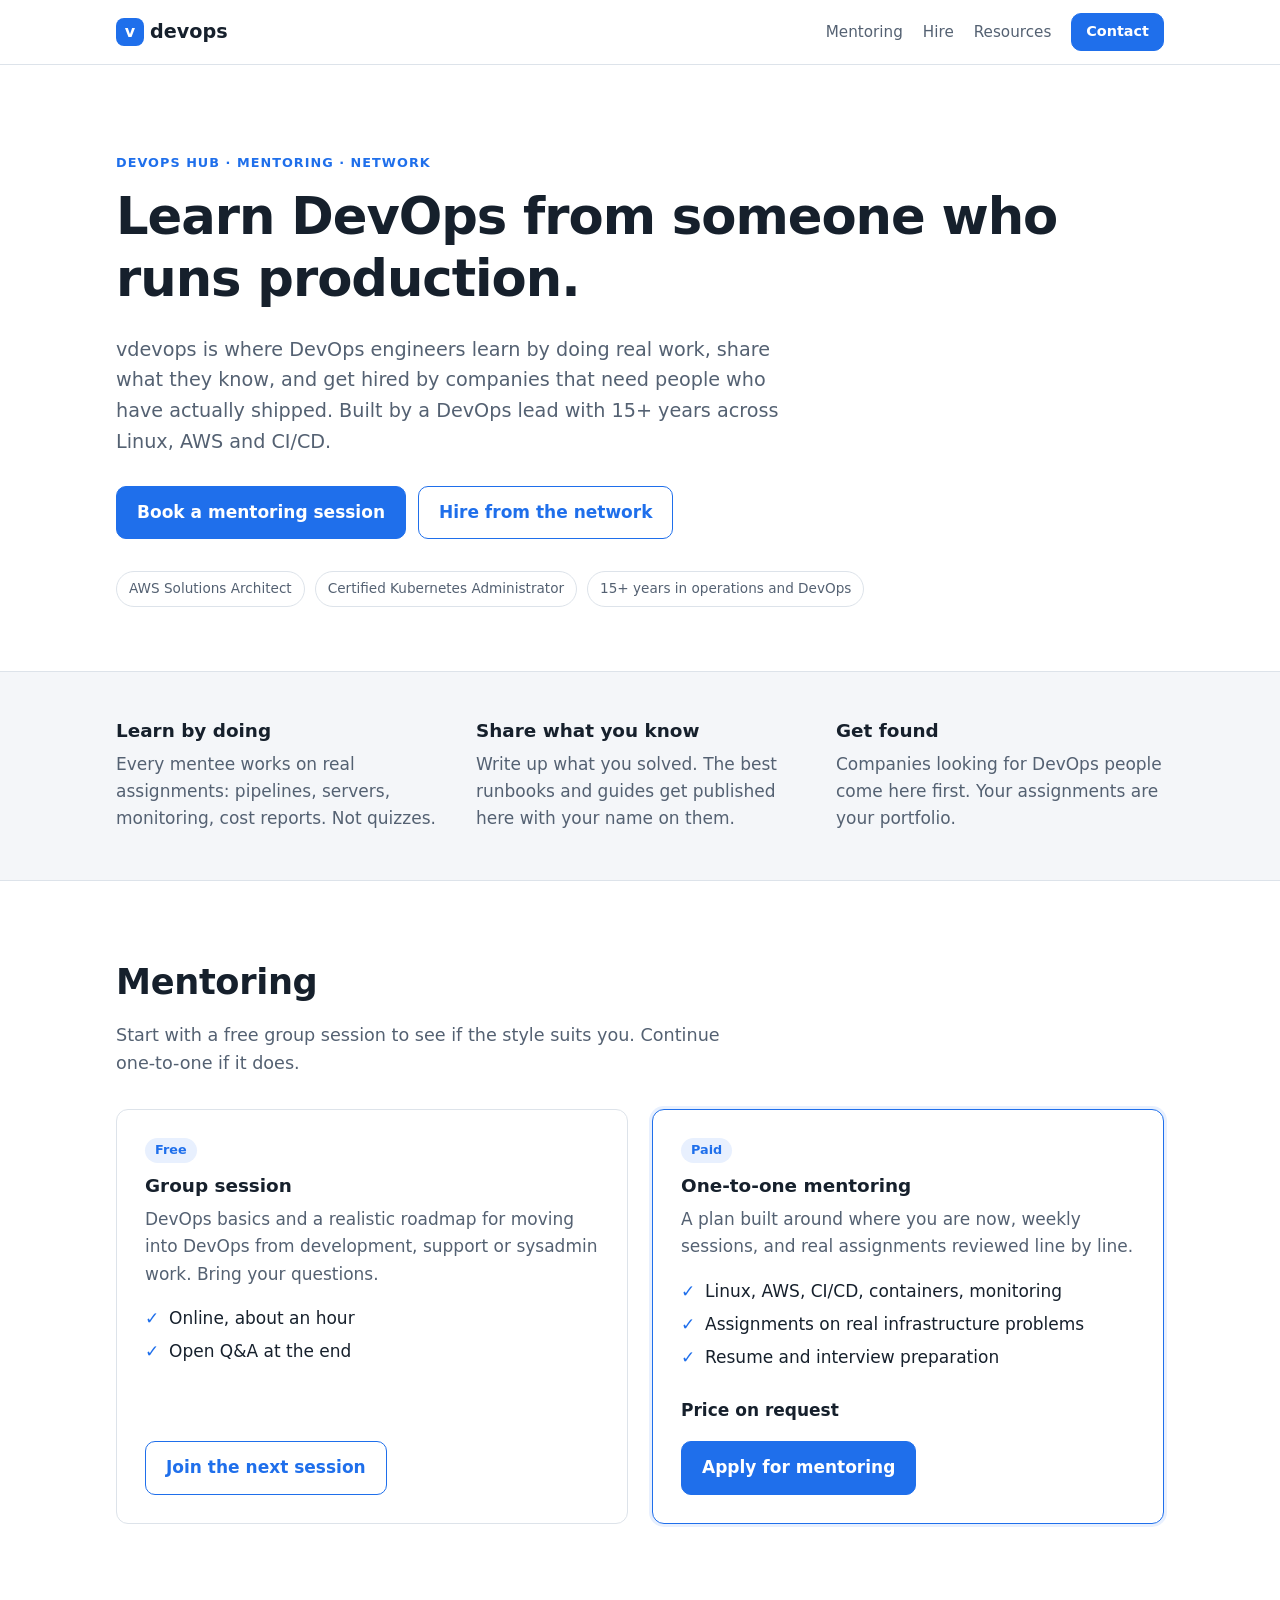
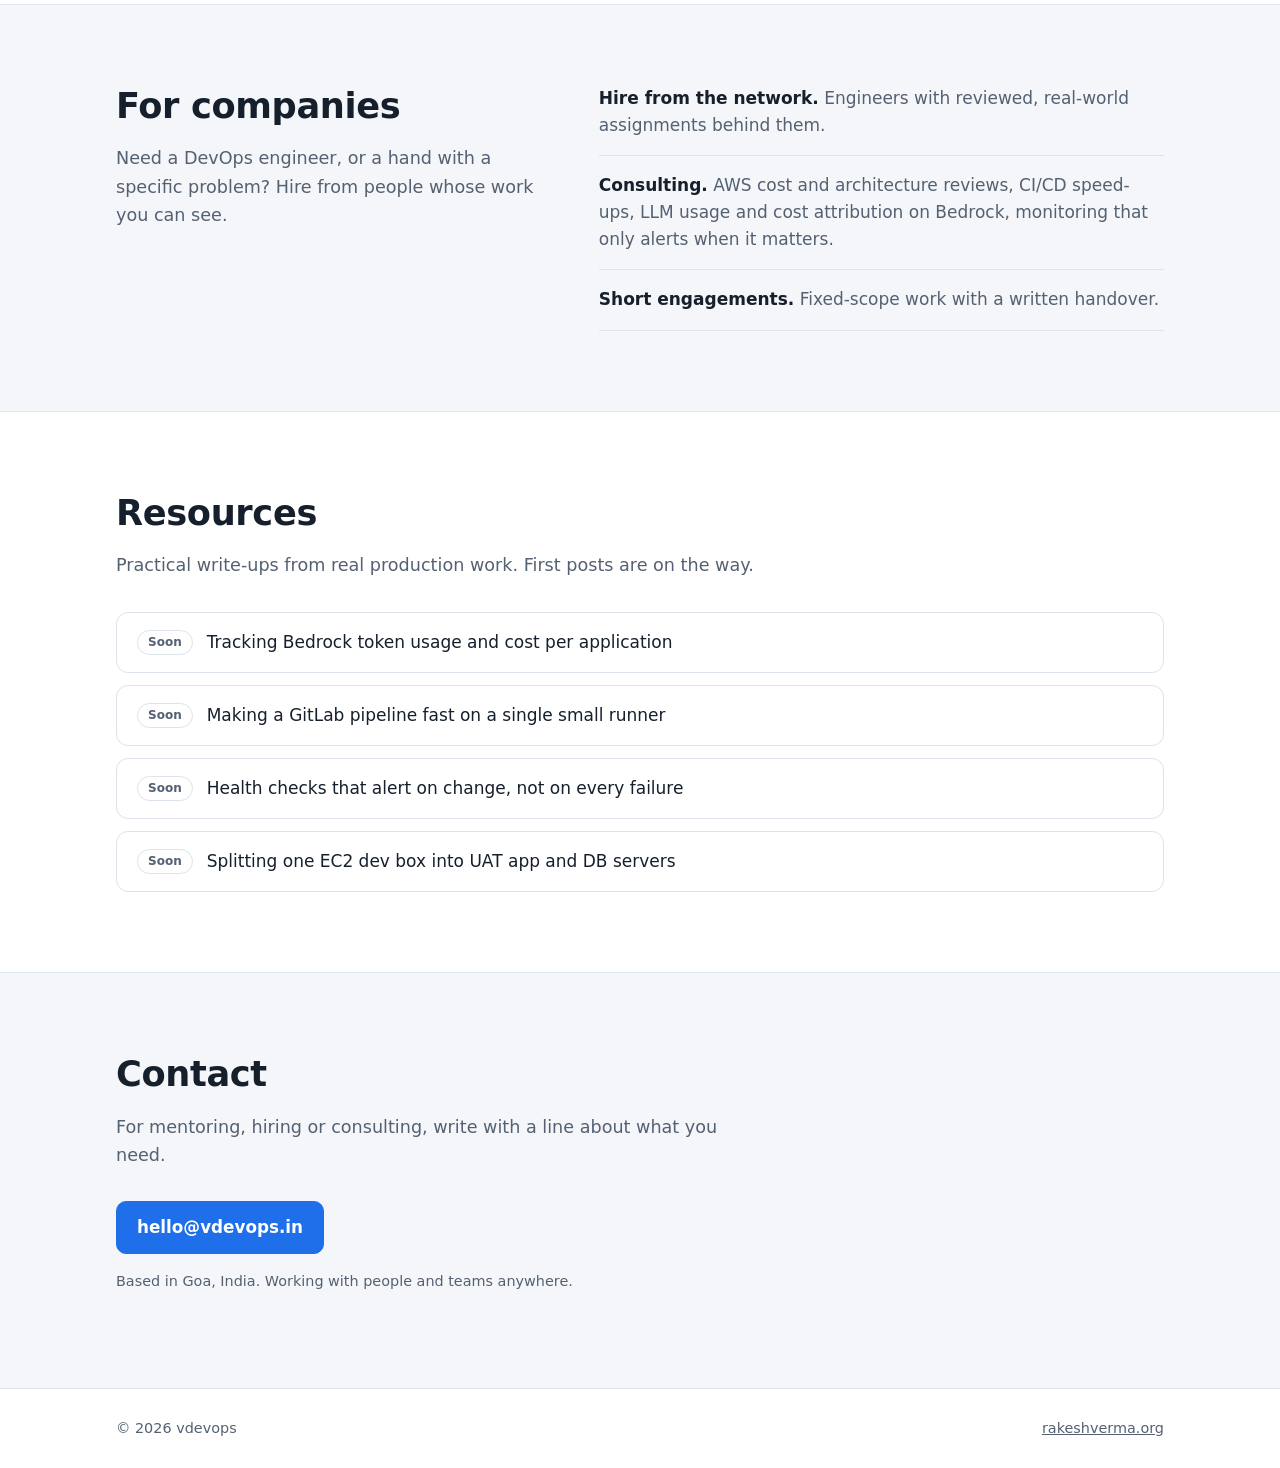
<file: index.html>
<!doctype html>
<html lang="en">
<head>
  <meta charset="utf-8">
  <meta name="viewport" content="width=device-width, initial-scale=1">
  <title>vdevops — learn DevOps from people who run production</title>
  <meta name="description" content="vdevops is a DevOps learning hub and network: mentoring from a working DevOps lead, practical resources, and a way for companies to hire people who have actually done the work.">
  <link rel="icon" href="/favicon.svg" type="image/svg+xml">
  <link rel="stylesheet" href="/styles.css">
  <meta property="og:title" content="vdevops — learn DevOps from people who run production">
  <meta property="og:description" content="Mentoring, real assignments and a hiring network for DevOps engineers.">
  <meta property="og:url" content="https://vdevops.in/">
</head>
<body>
  <header class="site-header">
    <div class="wrap nav">
      <a class="brand" href="/" aria-label="vdevops home"><span class="mark">v</span>devops</a>
      <nav aria-label="Main">
        <a href="#mentoring">Mentoring</a>
        <a href="#companies">Hire</a>
        <a href="#resources">Resources</a>
        <a href="#contact" class="btn btn-small">Contact</a>
      </nav>
    </div>
  </header>

  <main>
    <section class="hero">
      <div class="wrap">
        <p class="eyebrow">DevOps hub · mentoring · network</p>
        <h1>Learn DevOps from someone who runs production.</h1>
        <p class="lead">vdevops is where DevOps engineers learn by doing real work, share what they know, and get hired by companies that need people who have actually shipped. Built by a DevOps lead with 15+ years across Linux, AWS and CI/CD.</p>
        <div class="cta-row">
          <a class="btn" href="#mentoring">Book a mentoring session</a>
          <a class="btn btn-ghost" href="#companies">Hire from the network</a>
        </div>
        <ul class="proof" aria-label="Background">
          <li>AWS Solutions Architect</li>
          <li>Certified Kubernetes Administrator</li>
          <li>15+ years in operations and DevOps</li>
        </ul>
      </div>
    </section>

    <section class="band">
      <div class="wrap grid-3">
        <div>
          <h3>Learn by doing</h3>
          <p>Every mentee works on real assignments: pipelines, servers, monitoring, cost reports. Not quizzes.</p>
        </div>
        <div>
          <h3>Share what you know</h3>
          <p>Write up what you solved. The best runbooks and guides get published here with your name on them.</p>
        </div>
        <div>
          <h3>Get found</h3>
          <p>Companies looking for DevOps people come here first. Your assignments are your portfolio.</p>
        </div>
      </div>
    </section>

    <section id="mentoring" class="section">
      <div class="wrap">
        <h2>Mentoring</h2>
        <p class="section-lead">Start with a free group session to see if the style suits you. Continue one-to-one if it does.</p>
        <div class="cards">
          <article class="card">
            <p class="tag">Free</p>
            <h3>Group session</h3>
            <p>DevOps basics and a realistic roadmap for moving into DevOps from development, support or sysadmin work. Bring your questions.</p>
            <ul class="ticks">
              <li>Online, about an hour</li>
              <li>Open Q&amp;A at the end</li>
            </ul>
            <a class="btn btn-ghost" href="https://adplist.org" data-todo="ADPList profile link">Join the next session</a>
          </article>
          <article class="card card-feature">
            <p class="tag">Paid</p>
            <h3>One-to-one mentoring</h3>
            <p>A plan built around where you are now, weekly sessions, and real assignments reviewed line by line.</p>
            <ul class="ticks">
              <li>Linux, AWS, CI/CD, containers, monitoring</li>
              <li>Assignments on real infrastructure problems</li>
              <li>Resume and interview preparation</li>
            </ul>
            <p class="price" data-todo="price and session length">Price on request</p>
            <a class="btn" href="#contact">Apply for mentoring</a>
          </article>
        </div>
      </div>
    </section>

    <section id="companies" class="section section-alt">
      <div class="wrap split">
        <div>
          <h2>For companies</h2>
          <p class="section-lead">Need a DevOps engineer, or a hand with a specific problem? Hire from people whose work you can see.</p>
        </div>
        <ul class="list">
          <li><strong>Hire from the network.</strong> Engineers with reviewed, real-world assignments behind them.</li>
          <li><strong>Consulting.</strong> AWS cost and architecture reviews, CI/CD speed-ups, LLM usage and cost attribution on Bedrock, monitoring that only alerts when it matters.</li>
          <li><strong>Short engagements.</strong> Fixed-scope work with a written handover.</li>
        </ul>
      </div>
    </section>

    <section id="resources" class="section">
      <div class="wrap">
        <h2>Resources</h2>
        <p class="section-lead">Practical write-ups from real production work. First posts are on the way.</p>
        <ul class="resources">
          <li><span class="soon">Soon</span> Tracking Bedrock token usage and cost per application</li>
          <li><span class="soon">Soon</span> Making a GitLab pipeline fast on a single small runner</li>
          <li><span class="soon">Soon</span> Health checks that alert on change, not on every failure</li>
          <li><span class="soon">Soon</span> Splitting one EC2 dev box into UAT app and DB servers</li>
        </ul>
      </div>
    </section>

    <section id="contact" class="section section-alt">
      <div class="wrap contact">
        <h2>Contact</h2>
        <p class="section-lead">For mentoring, hiring or consulting, write with a line about what you need.</p>
        <a class="btn" href="mailto:hello@vdevops.in" data-todo="contact email">hello@vdevops.in</a>
        <p class="small">Based in Goa, India. Working with people and teams anywhere.</p>
      </div>
    </section>
  </main>

  <footer class="site-footer">
    <div class="wrap foot">
      <span>© <span id="y">2026</span> vdevops</span>
      <a href="https://rakeshverma.org">rakeshverma.org</a>
    </div>
  </footer>
  <script>document.getElementById('y').textContent = new Date().getFullYear();</script>
</body>
</html>
</file>
<file: styles.css>
:root {
  --bg: #ffffff;
  --bg-alt: #f4f6f9;
  --text: #16202c;
  --muted: #546172;
  --line: #dde3ea;
  --accent: #1f6feb;
  --accent-ink: #ffffff;
  --accent-soft: #e8f0fe;
  --radius: 12px;
  --wrap: 1080px;
}
@media (prefers-color-scheme: dark) {
  :root {
    --bg: #0e141b;
    --bg-alt: #141c25;
    --text: #e6edf3;
    --muted: #9aa7b4;
    --line: #26313d;
    --accent: #4c8dff;
    --accent-ink: #0e141b;
    --accent-soft: #172a45;
  }
}

* { box-sizing: border-box; }
html { scroll-behavior: smooth; }
body {
  margin: 0;
  background: var(--bg);
  color: var(--text);
  font: 17px/1.6 system-ui, -apple-system, "Segoe UI", Roboto, "Helvetica Neue", Arial, sans-serif;
  -webkit-font-smoothing: antialiased;
}
a { color: var(--accent); }
h1, h2, h3 { line-height: 1.2; margin: 0 0 .5em; }
h1 { font-size: clamp(2rem, 5vw, 3.2rem); letter-spacing: -0.02em; }
h2 { font-size: clamp(1.6rem, 3.4vw, 2.2rem); letter-spacing: -0.01em; }
h3 { font-size: 1.15rem; }
p { margin: 0 0 1em; }

.wrap { max-width: var(--wrap); margin: 0 auto; padding: 0 16px; }

/* header */
.site-header { position: sticky; top: 0; z-index: 10; background: color-mix(in srgb, var(--bg) 92%, transparent); backdrop-filter: blur(8px); border-bottom: 1px solid var(--line); }
.nav { display: flex; align-items: center; justify-content: space-between; height: 64px; gap: 16px; }
.brand { font-weight: 700; font-size: 1.2rem; color: var(--text); text-decoration: none; display: inline-flex; align-items: center; gap: 2px; }
.mark { display: inline-grid; place-items: center; width: 28px; height: 28px; margin-right: 4px; border-radius: 8px; background: var(--accent); color: var(--accent-ink); font-size: 1rem; }
nav { display: flex; align-items: center; gap: 20px; }
nav a { color: var(--muted); text-decoration: none; font-size: .95rem; }
nav a:hover { color: var(--text); }

/* buttons */
.btn { display: inline-block; padding: 12px 20px; border-radius: 10px; background: var(--accent); color: var(--accent-ink); text-decoration: none; font-weight: 600; border: 1px solid var(--accent); }
.btn:hover { filter: brightness(1.08); }
.btn-ghost { background: transparent; color: var(--accent); }
.btn-small { padding: 6px 14px; font-size: .9rem; color: var(--accent-ink) !important; }

/* hero */
.hero { padding: 88px 0 64px; }
.eyebrow { color: var(--accent); font-weight: 600; text-transform: uppercase; letter-spacing: .08em; font-size: .8rem; }
.lead { font-size: 1.2rem; color: var(--muted); max-width: 680px; }
.cta-row { display: flex; flex-wrap: wrap; gap: 12px; margin: 28px 0 32px; }
.proof { display: flex; flex-wrap: wrap; gap: 10px; list-style: none; padding: 0; margin: 0; }
.proof li { padding: 6px 12px; border: 1px solid var(--line); border-radius: 999px; font-size: .85rem; color: var(--muted); }

/* band */
.band { background: var(--bg-alt); border-block: 1px solid var(--line); padding: 48px 0; }
.grid-3 { display: grid; grid-template-columns: repeat(3, 1fr); gap: 32px; }
.grid-3 p { color: var(--muted); margin: 0; }

/* sections */
.section { padding: 80px 0; }
.section-alt { background: var(--bg-alt); border-block: 1px solid var(--line); }
.section-lead { color: var(--muted); font-size: 1.1rem; max-width: 640px; margin-bottom: 32px; }

.cards { display: grid; grid-template-columns: repeat(2, 1fr); gap: 24px; }
.card { display: flex; flex-direction: column; align-items: flex-start; padding: 28px; border: 1px solid var(--line); border-radius: var(--radius); background: var(--bg); }
.card p { color: var(--muted); }
.card .btn { margin-top: auto; }
.card-feature { border-color: var(--accent); box-shadow: 0 0 0 3px var(--accent-soft); }
.tag { display: inline-block; padding: 2px 10px; border-radius: 999px; background: var(--accent-soft); color: var(--accent) !important; font-size: .8rem; font-weight: 600; margin-bottom: 12px; }
.price { font-weight: 700; color: var(--text) !important; }
.ticks { padding: 0; margin: 0 0 20px; list-style: none; }
.ticks li { padding-left: 24px; position: relative; margin-bottom: 6px; }
.ticks li::before { content: "✓"; position: absolute; left: 0; color: var(--accent); font-weight: 700; }

.split { display: grid; grid-template-columns: 1fr 1.3fr; gap: 48px; align-items: start; }
.list { margin: 0; padding: 0; list-style: none; }
.list li { padding: 16px 0; border-bottom: 1px solid var(--line); color: var(--muted); }
.list li:first-child { padding-top: 0; }
.list strong { color: var(--text); }

.resources { list-style: none; padding: 0; margin: 0; display: grid; gap: 12px; }
.resources li { padding: 16px 20px; border: 1px solid var(--line); border-radius: var(--radius); display: flex; gap: 14px; align-items: center; }
.soon { flex: none; font-size: .75rem; font-weight: 600; color: var(--muted); border: 1px solid var(--line); border-radius: 999px; padding: 2px 10px; }

.contact .btn { font-size: 1.05rem; }
.small { color: var(--muted); font-size: .9rem; margin-top: 16px; }

.site-footer { padding: 28px 0; }
.foot { display: flex; justify-content: space-between; gap: 16px; color: var(--muted); font-size: .9rem; }
.foot a { color: var(--muted); }

/* 404 */
.notfound { min-height: 70vh; display: grid; place-items: center; text-align: center; padding: 48px 16px; }

@media (max-width: 760px) {
  nav a:not(.btn) { display: none; }
  .hero { padding: 56px 0 48px; }
  .grid-3, .cards, .split { grid-template-columns: 1fr; gap: 24px; }
  .section { padding: 56px 0; }
}
</file>
